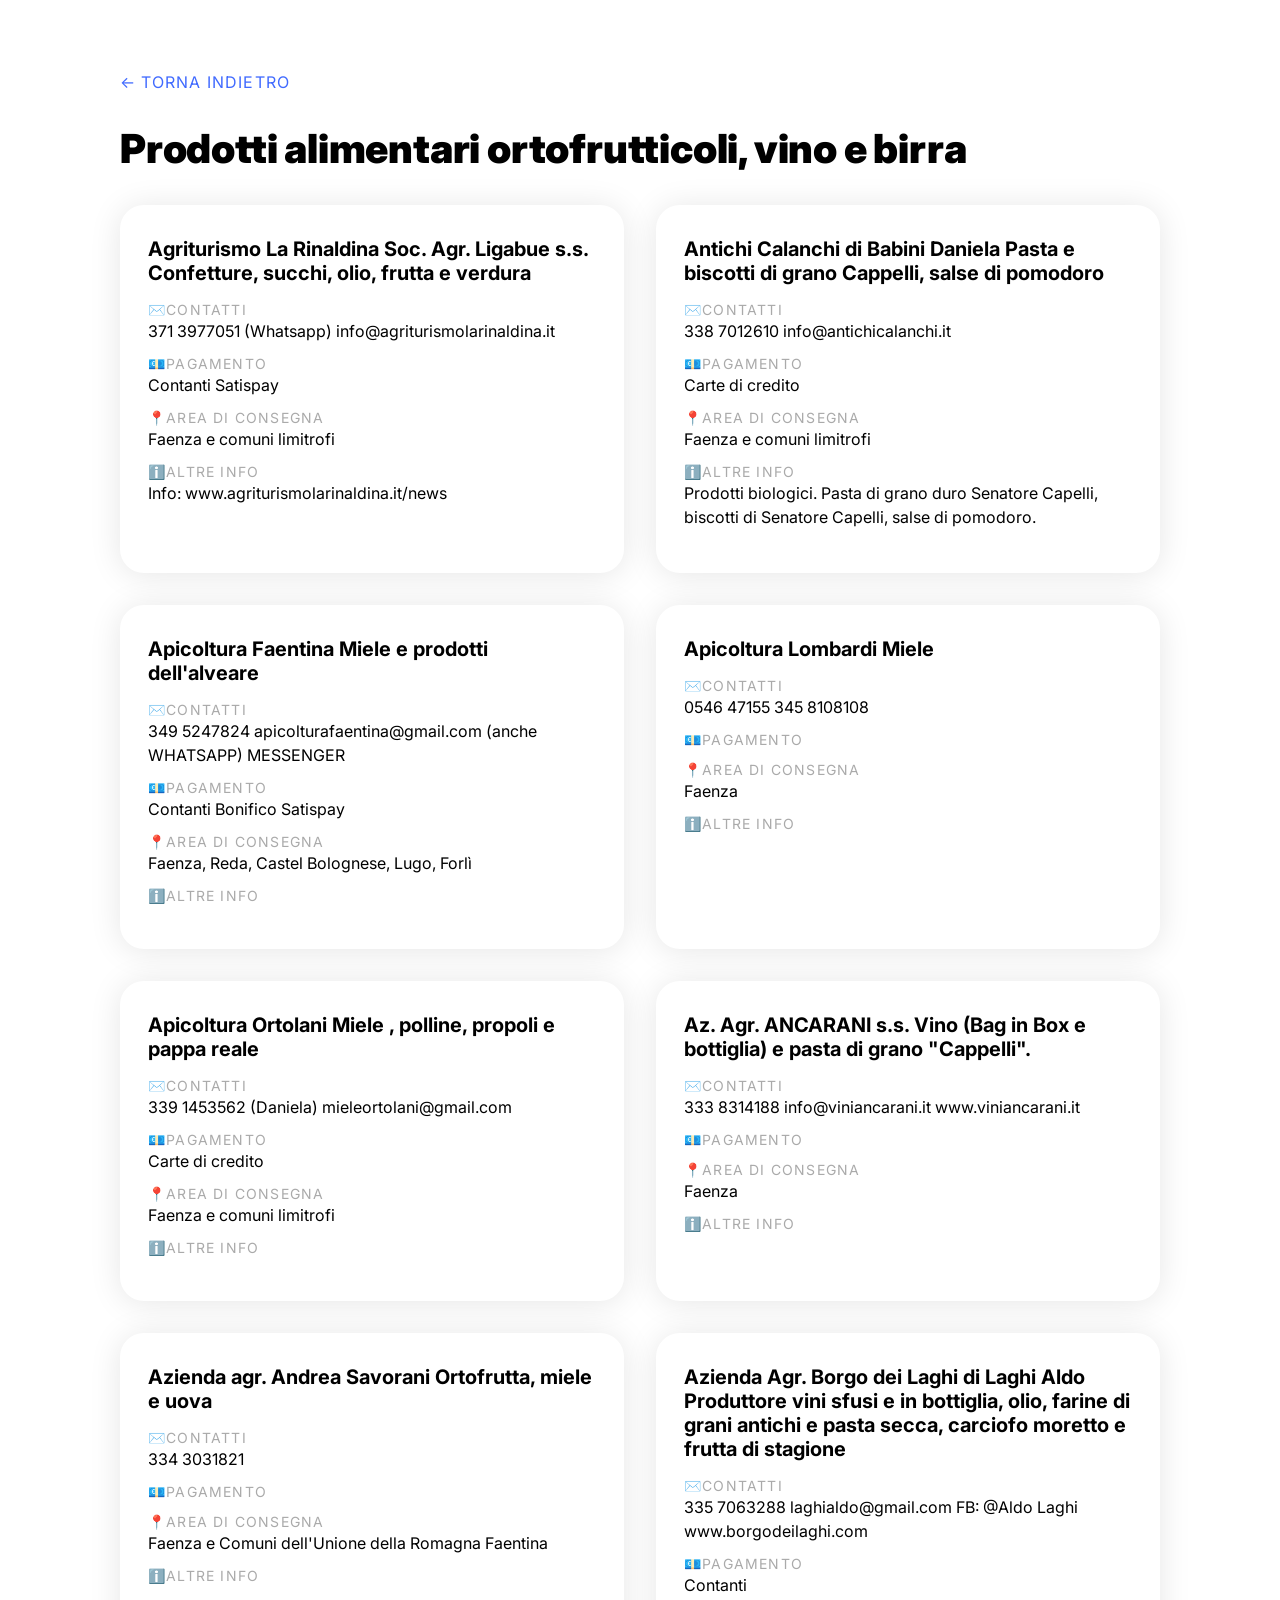
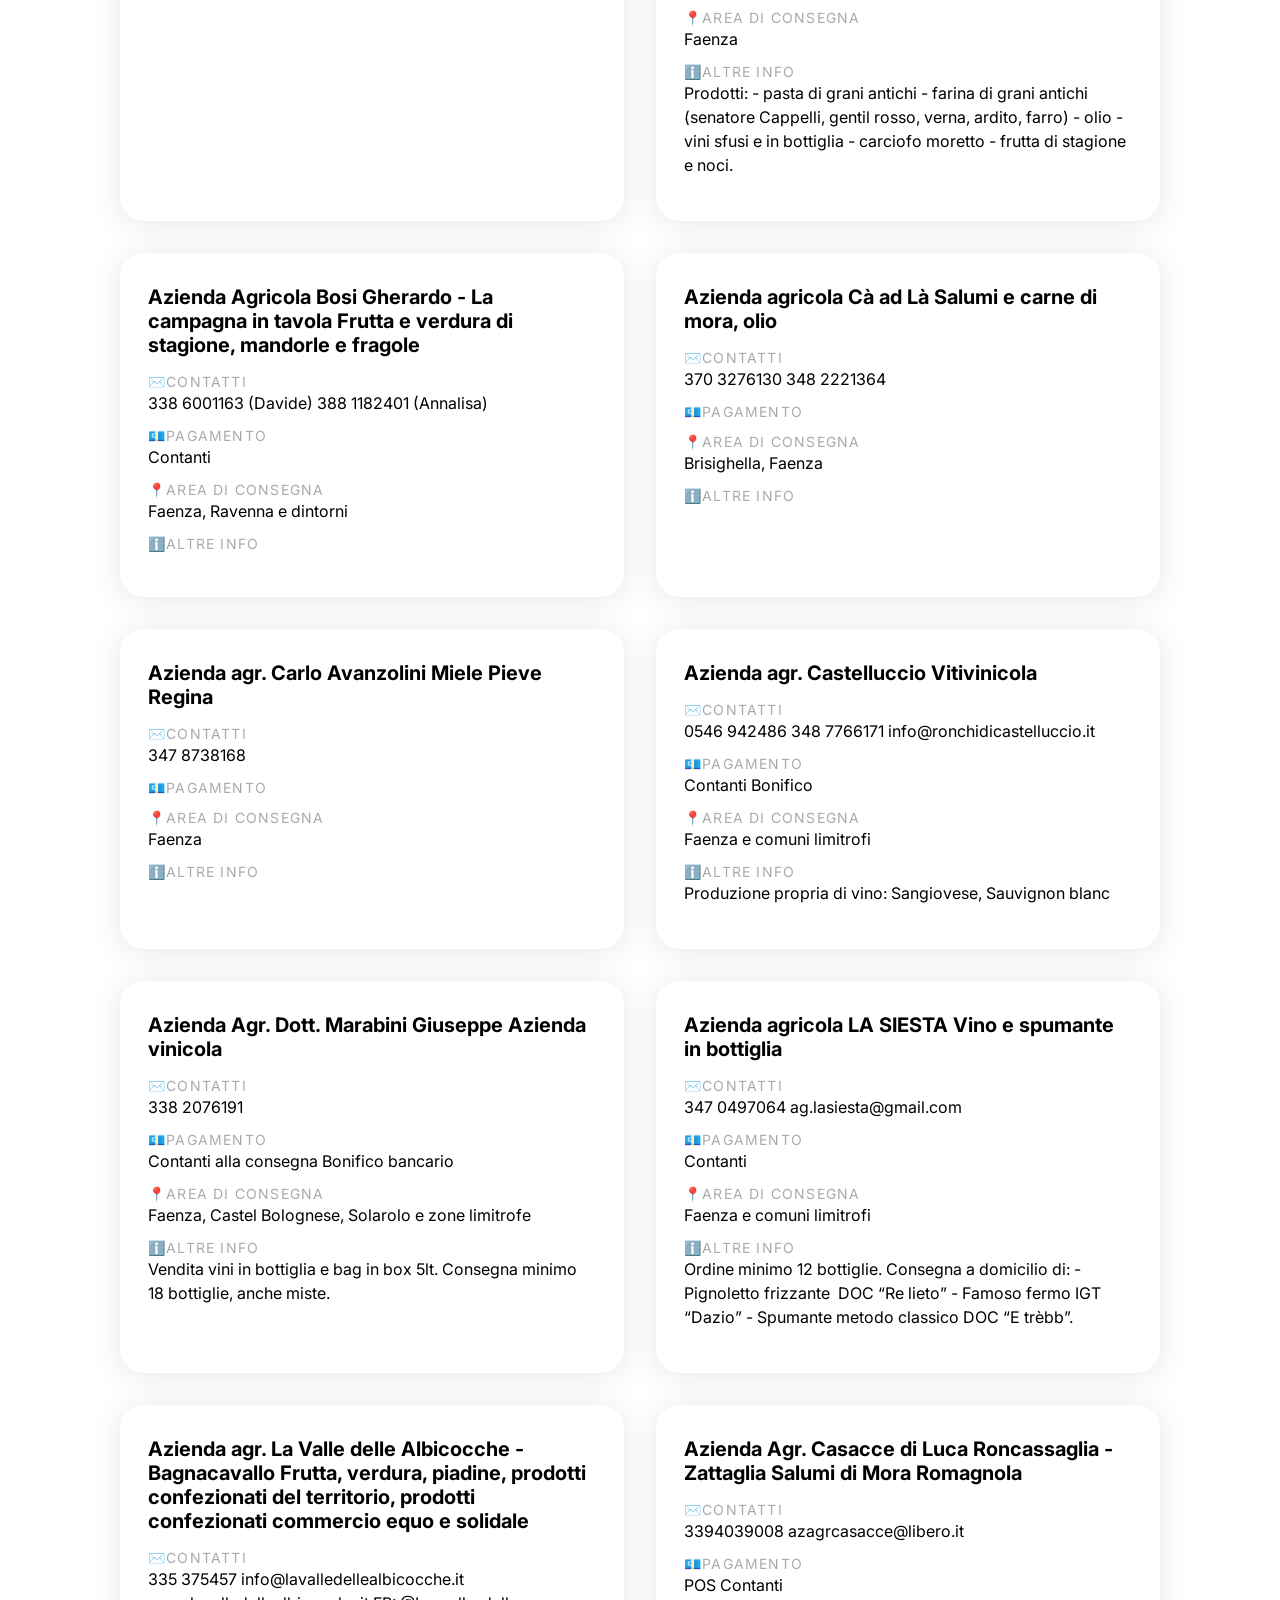
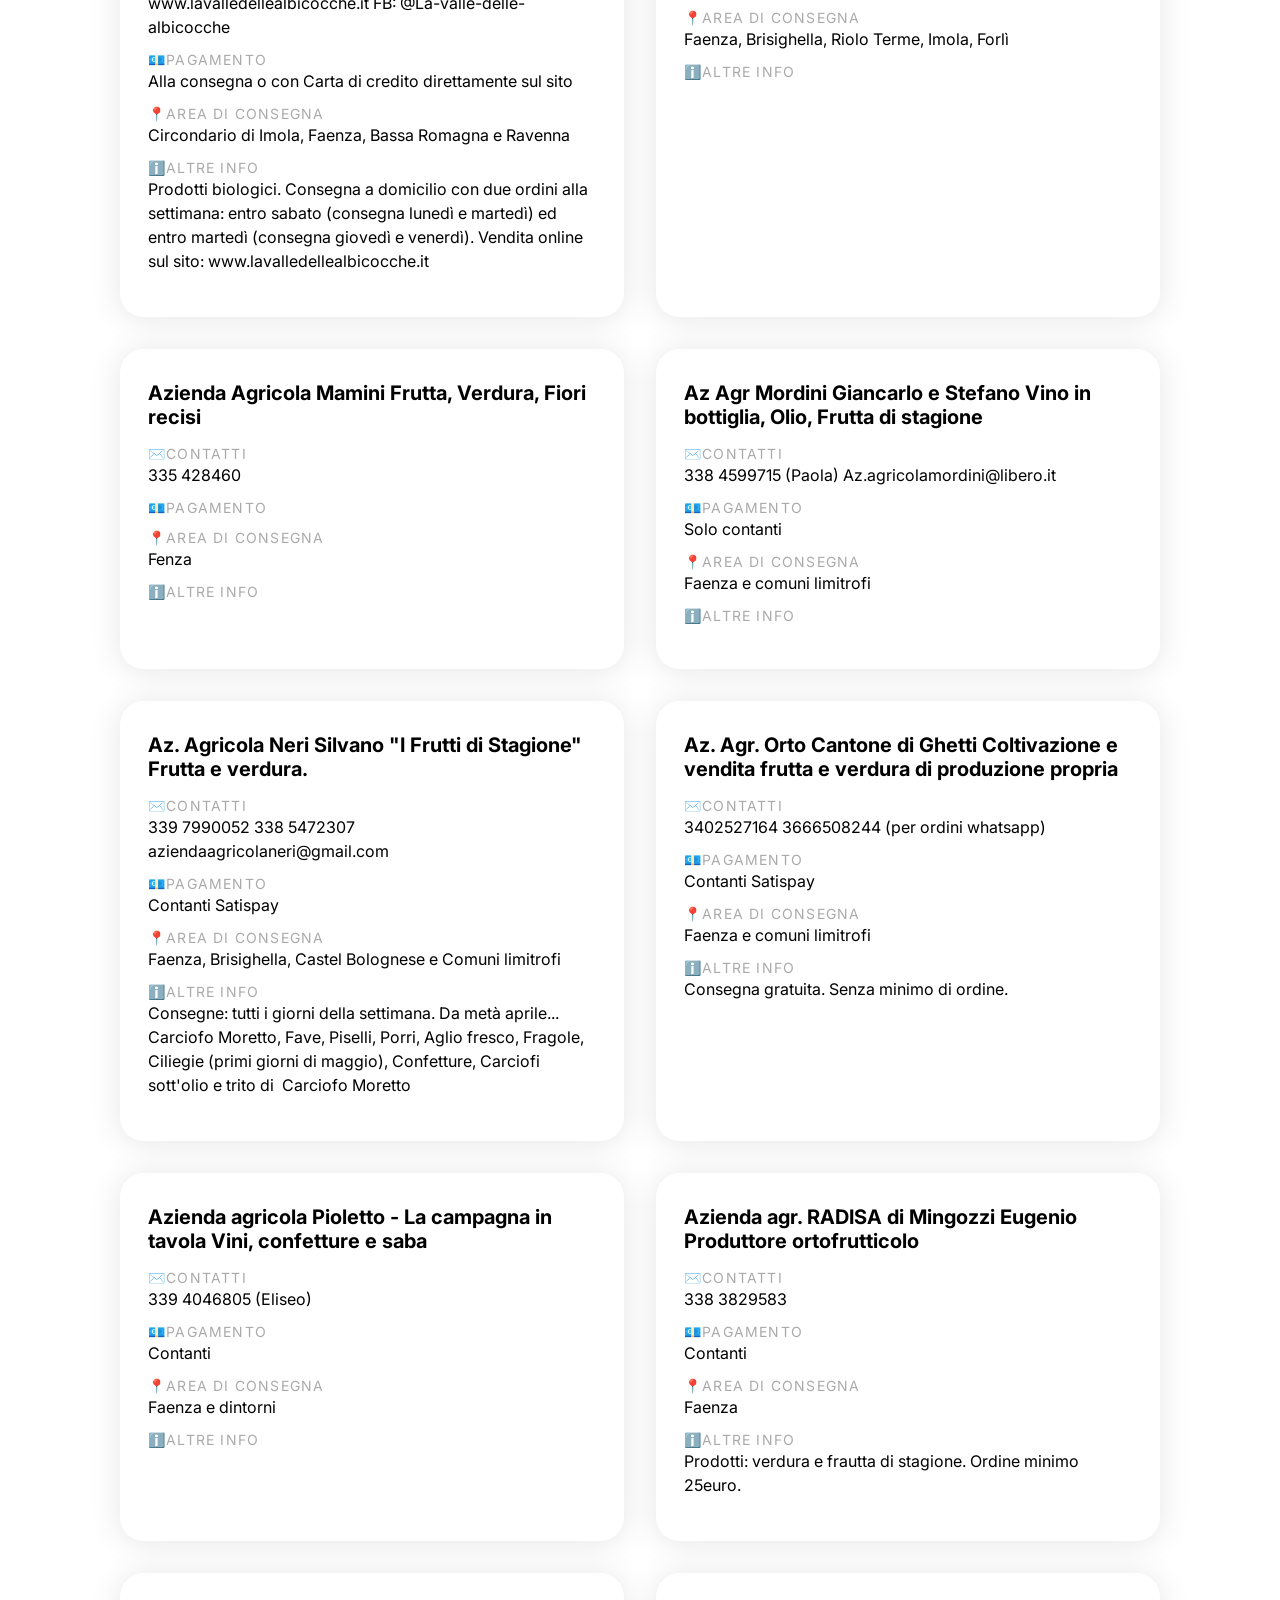
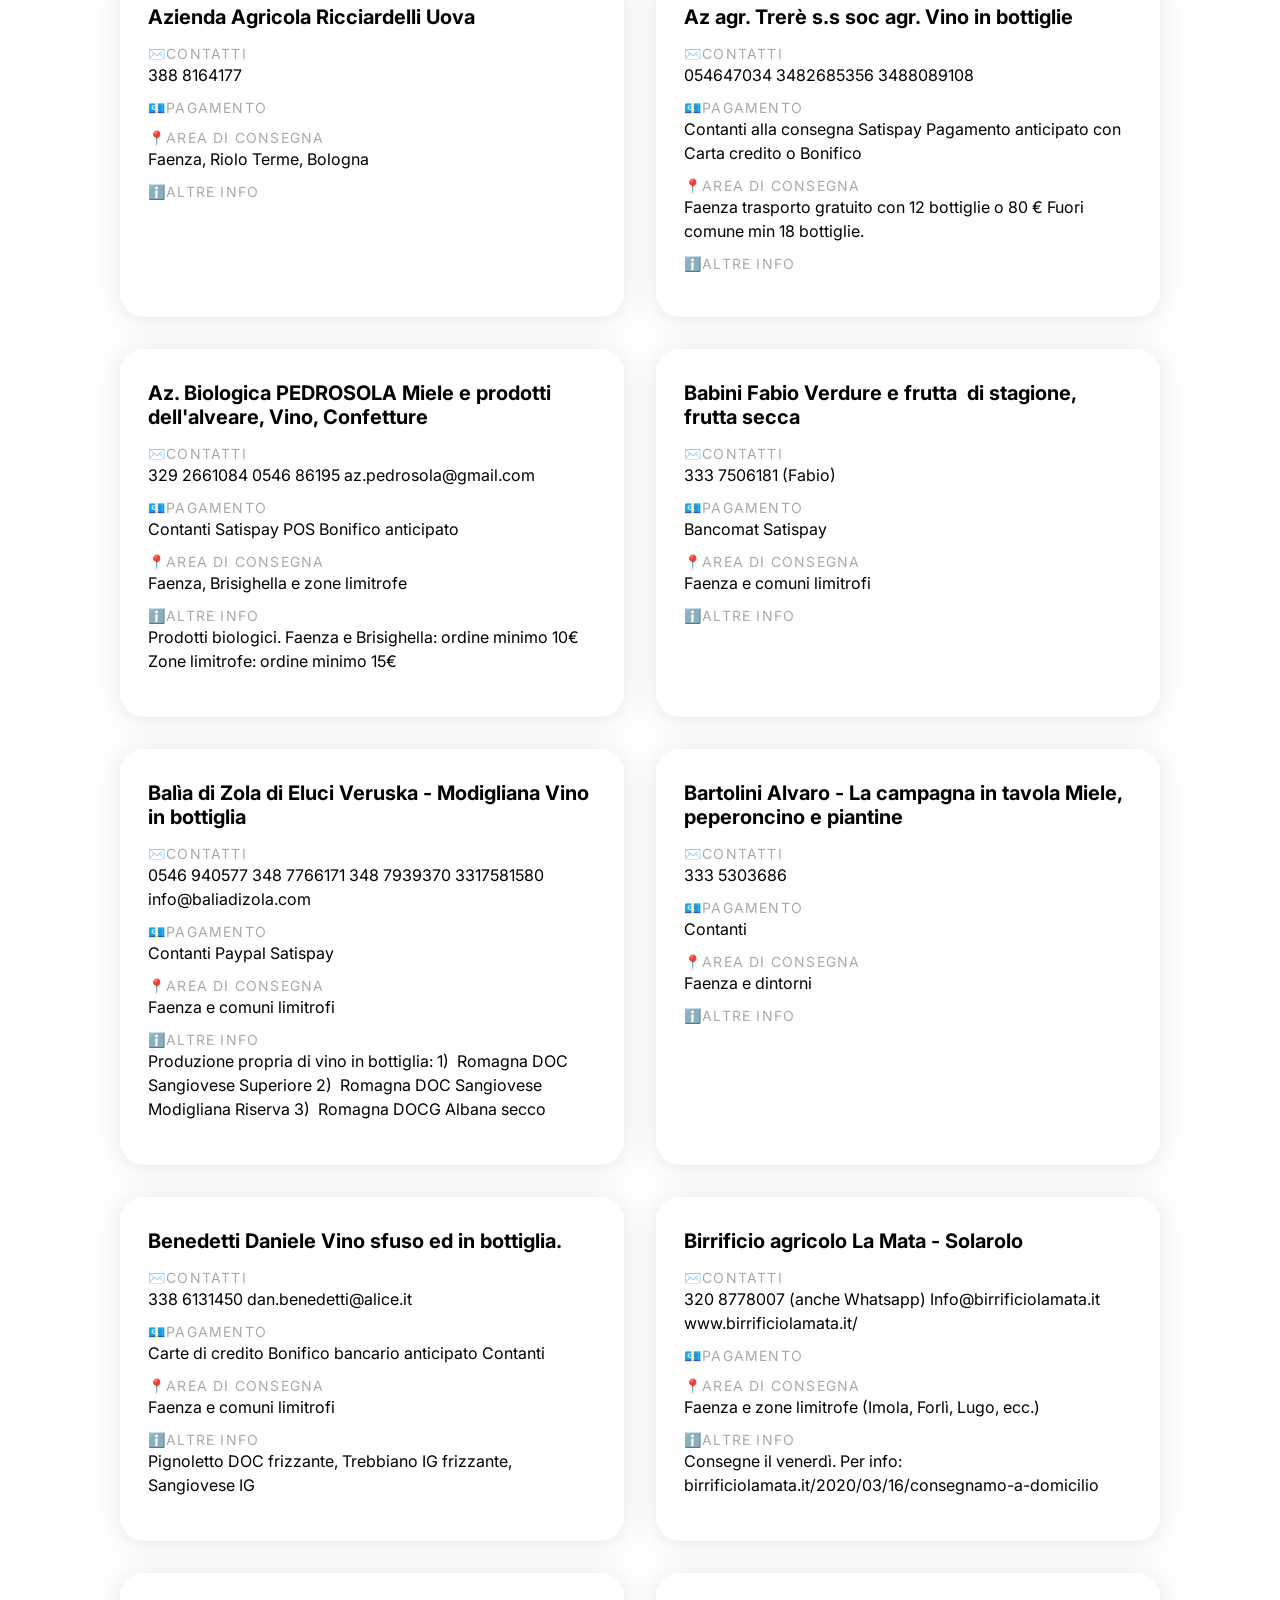
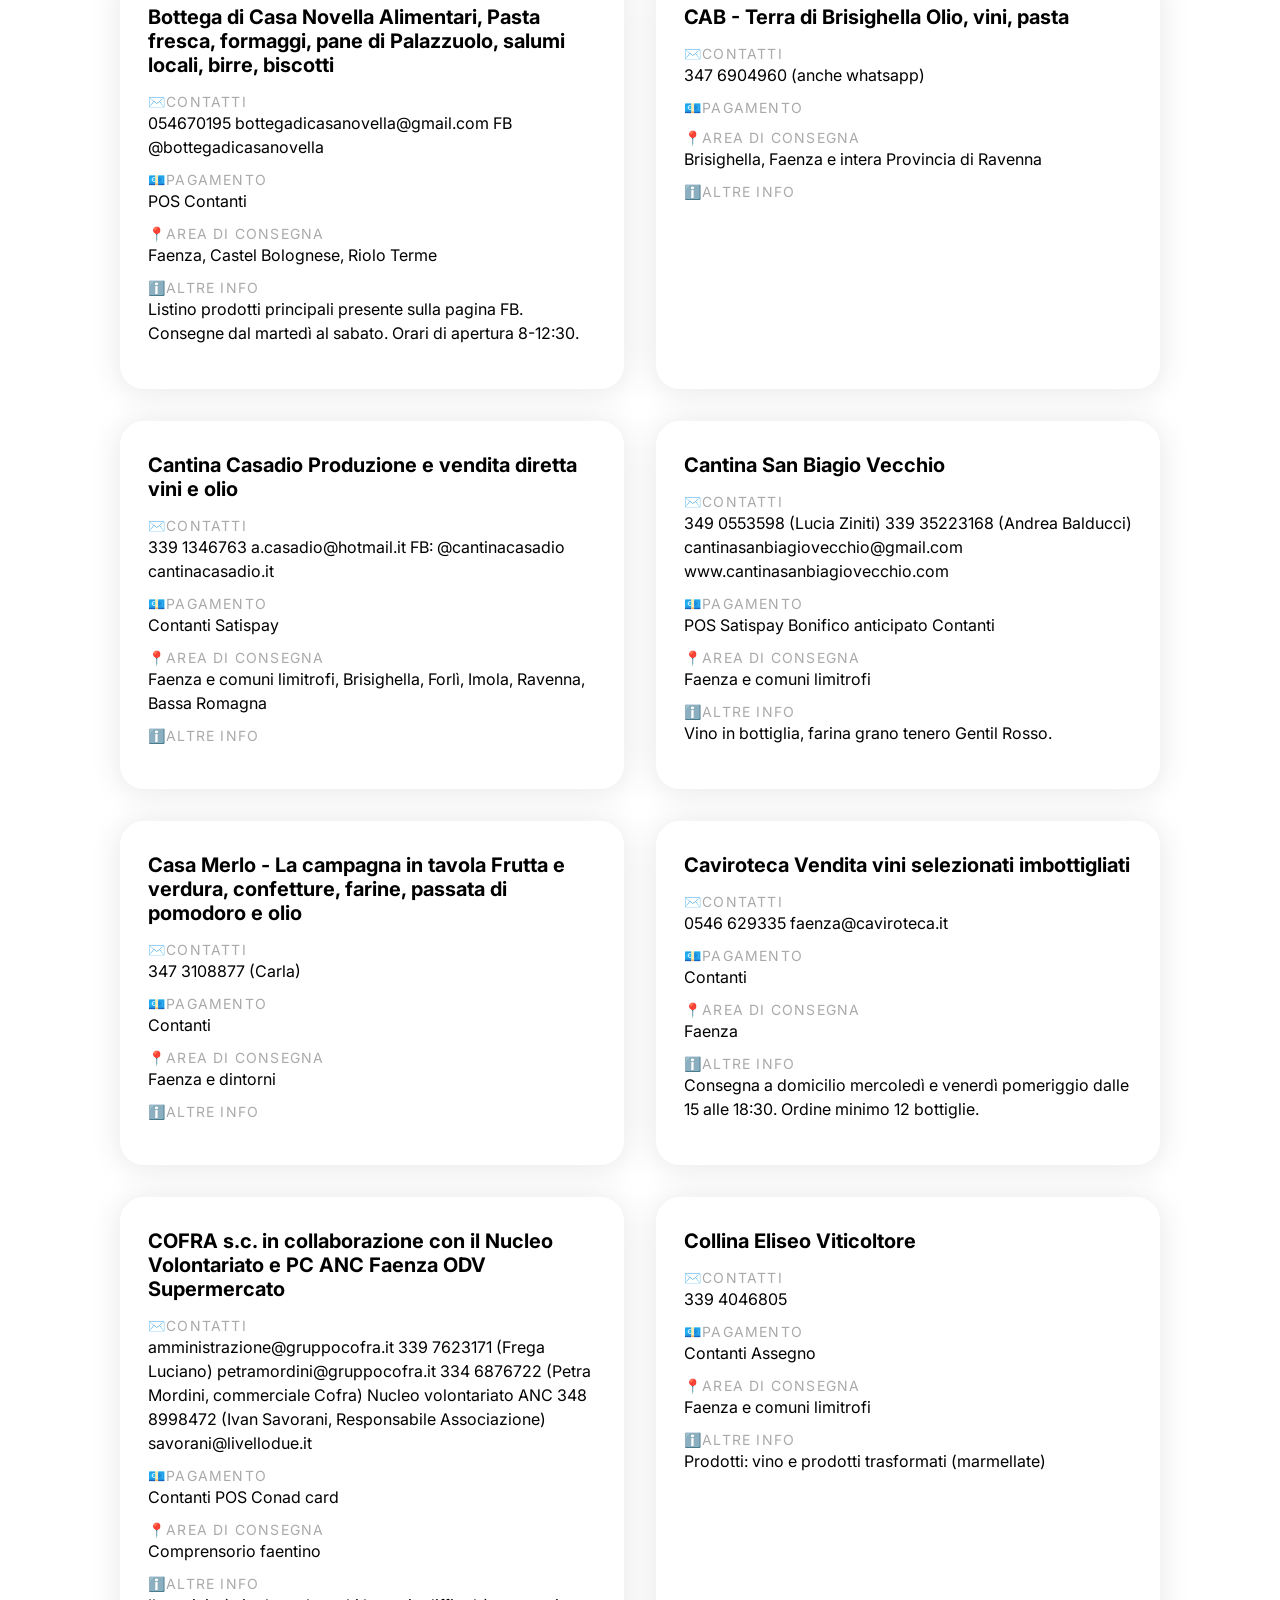
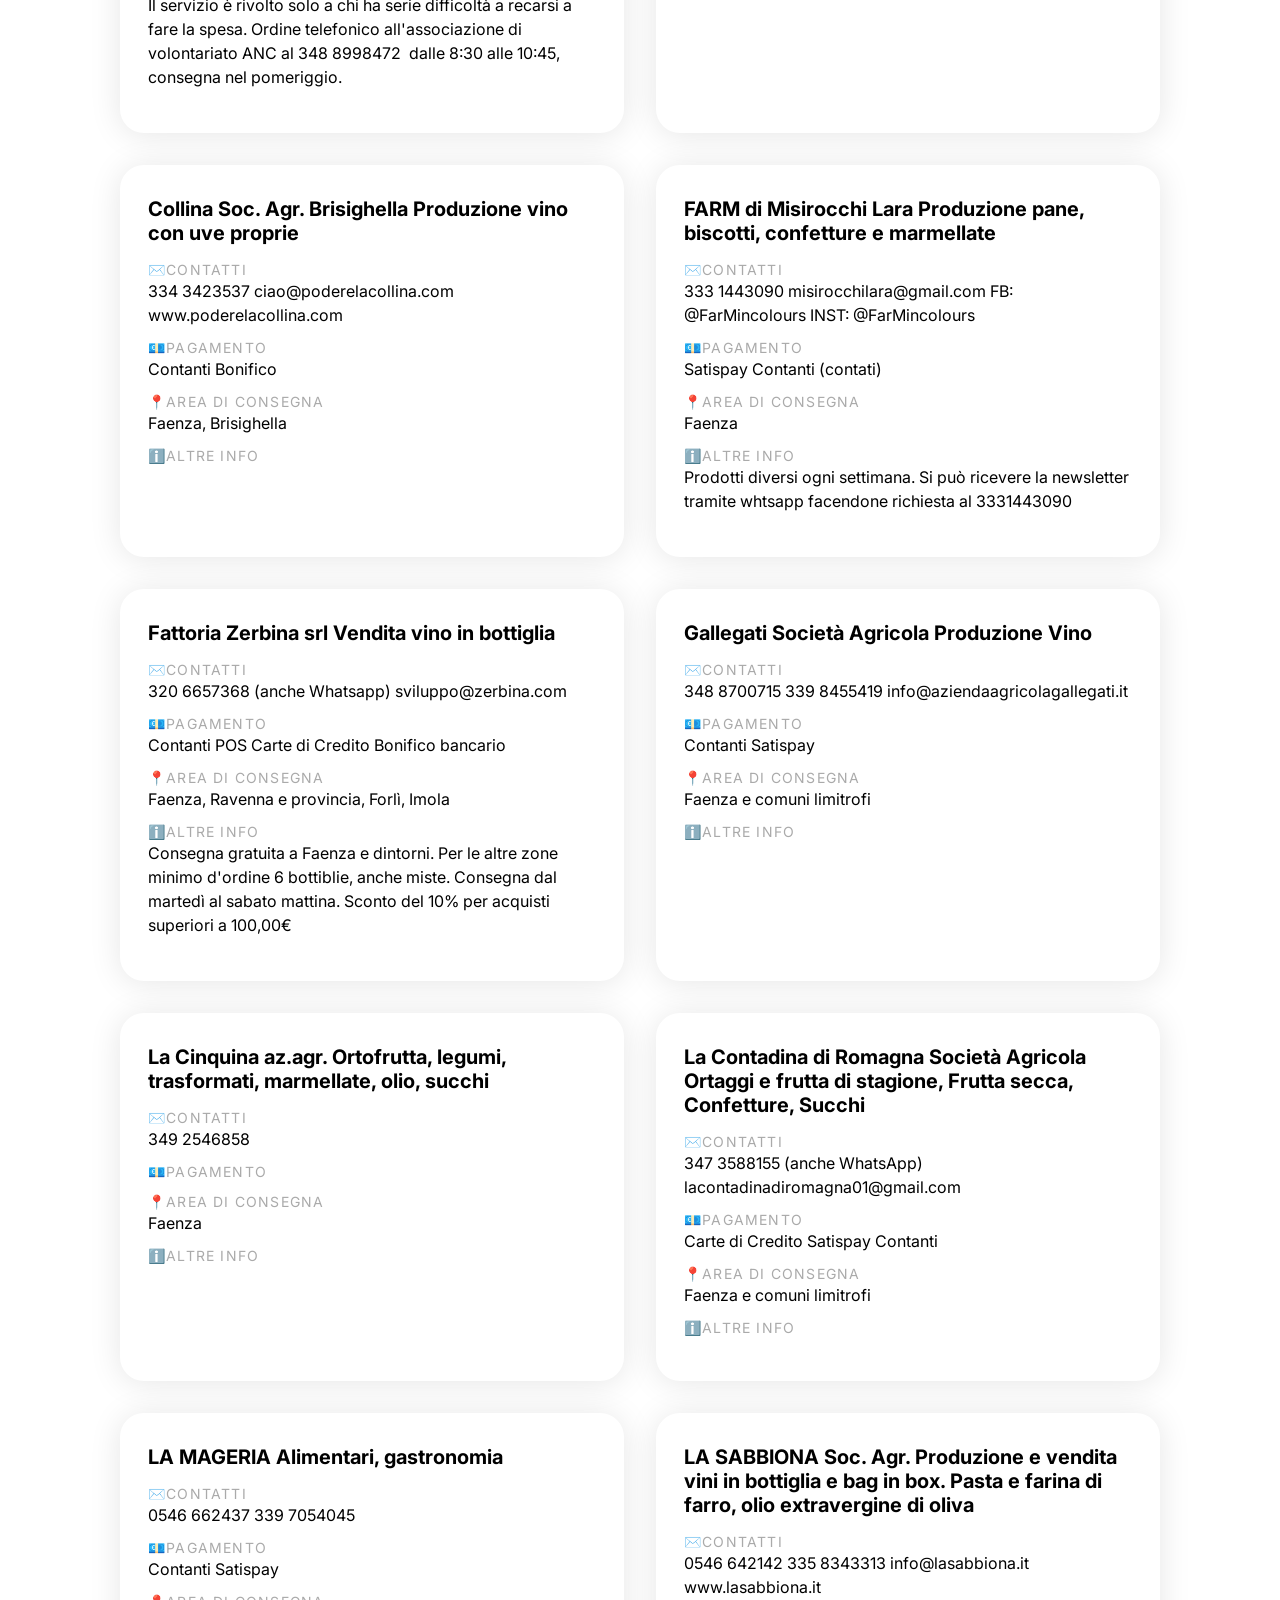
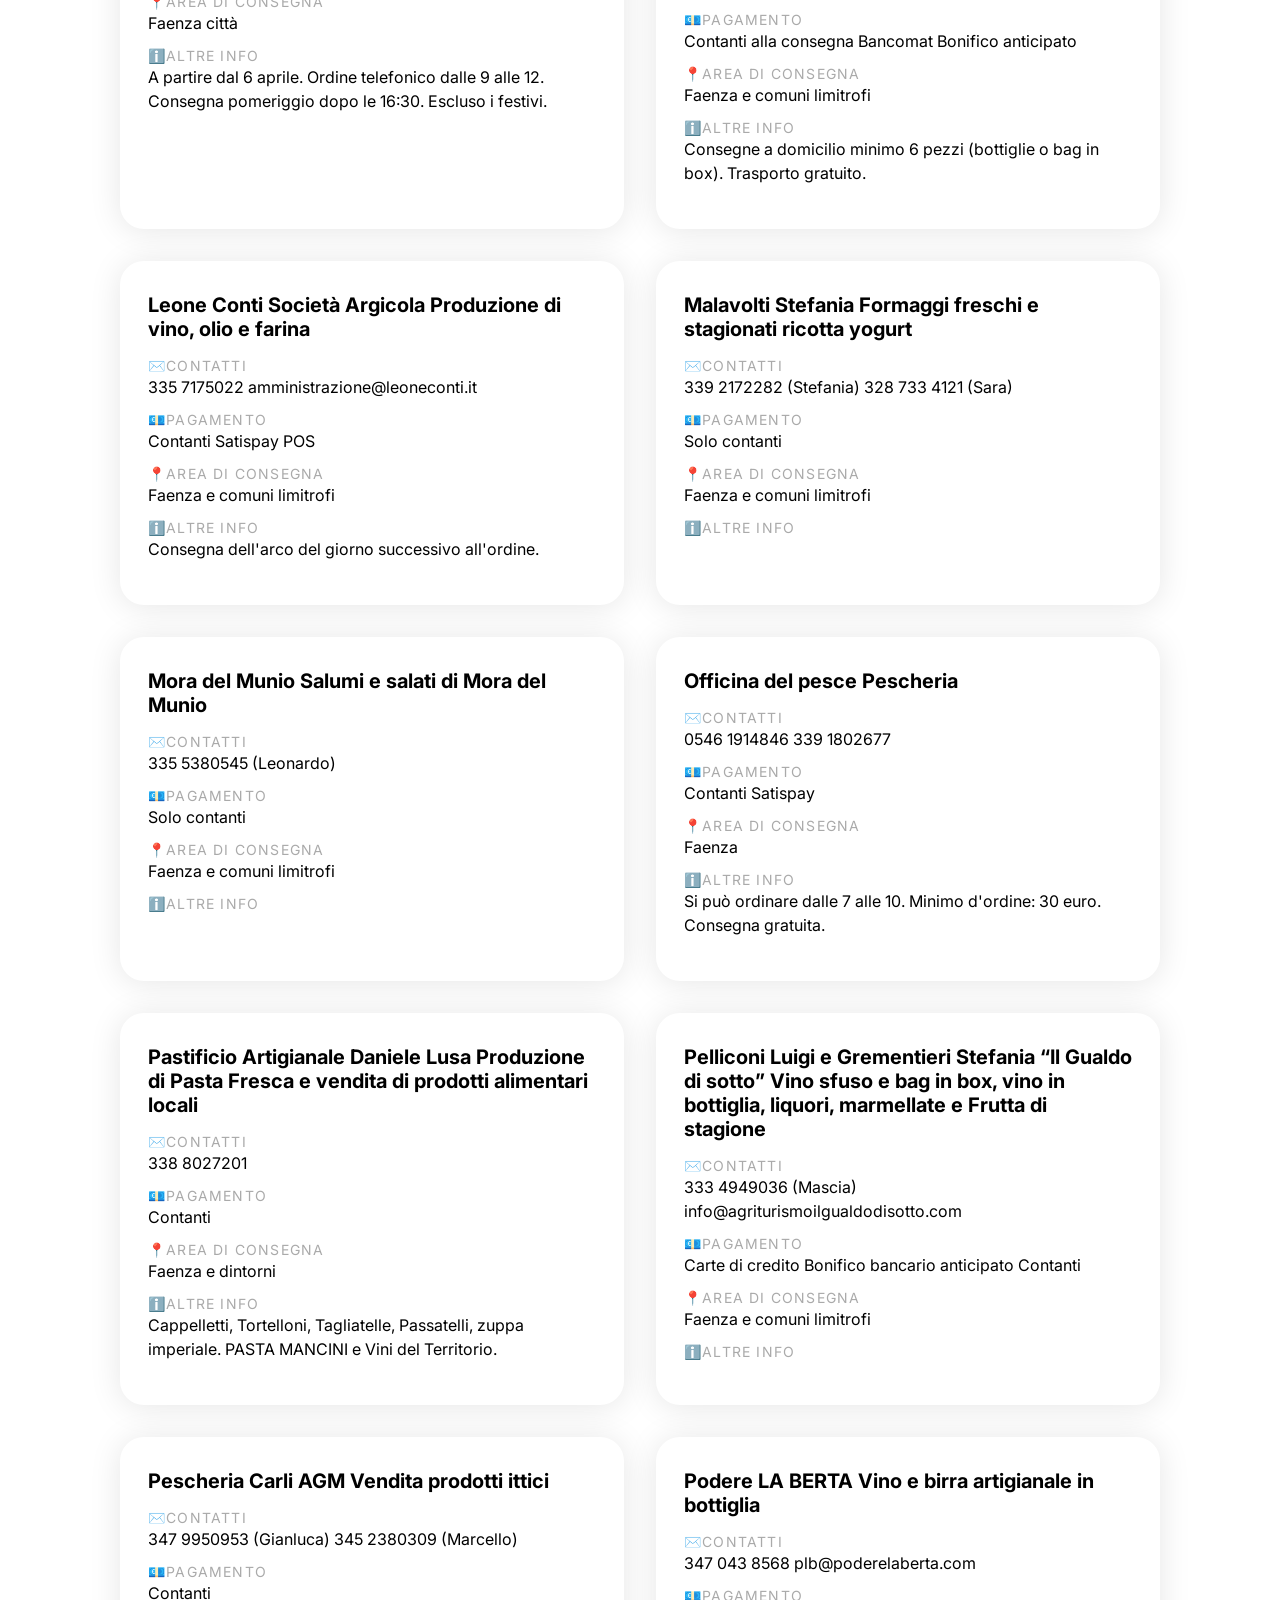
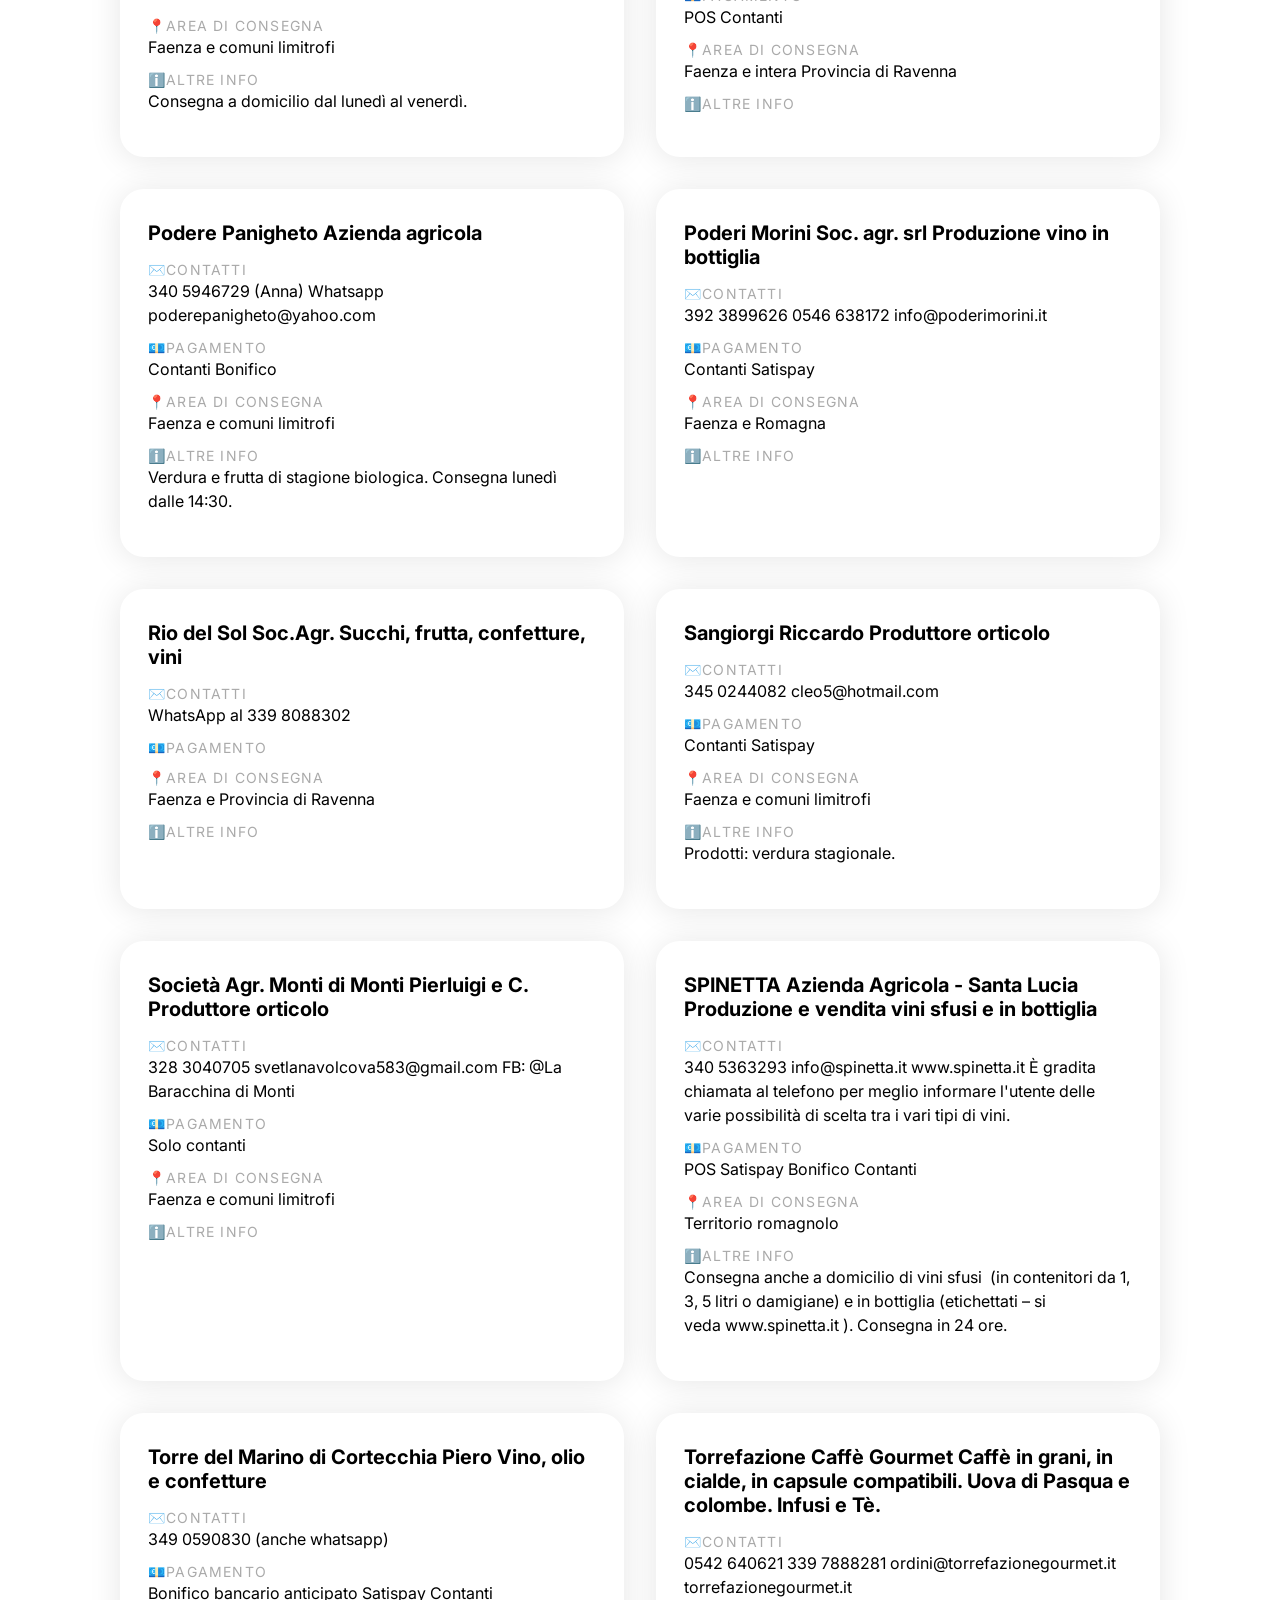
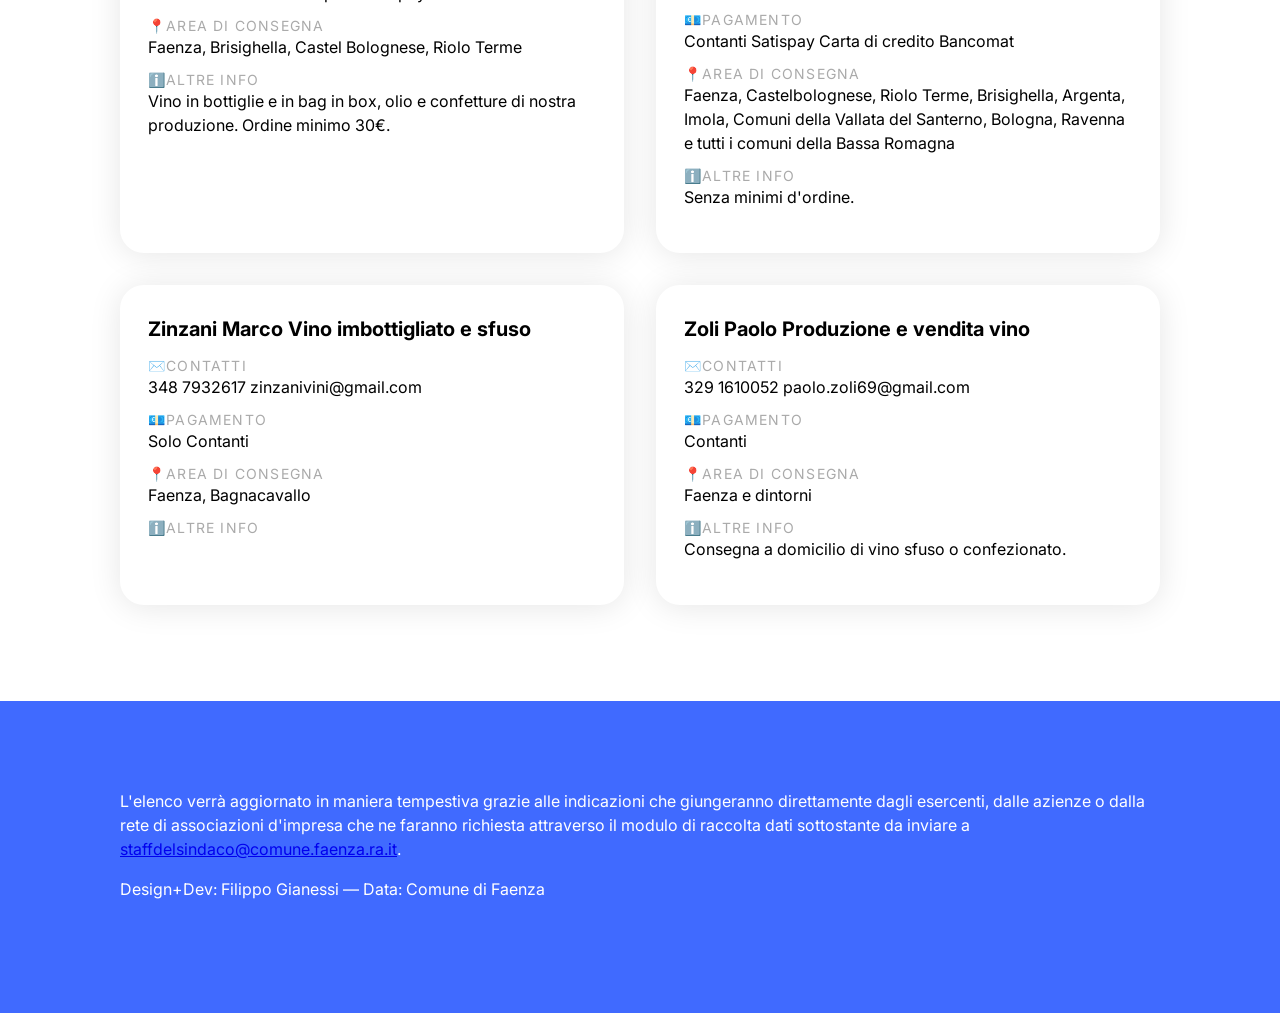
<file: index.html>
<!DOCTYPE html>
<html lang="it" dir="ltr">
  <head>
    <meta charset="utf-8">
    <title>Frutta e verdura</title>
    <script type="text/javascript" src="frutta-verdura.json"></script>
    <link rel="stylesheet" href="style.css">
    <link href="https://fonts.googleapis.com/css2?family=Inter:wght@400;700;900&display=swap" rel="stylesheet">
    <meta name="viewport" content="width=device-width,minimum-scale=1,initial-scale=1">

  </head>
  <body>

    <section class="section--frutta-verdura">
      <a href="#" class="cta">← TORNA INDIETRO</a>
      <h1>Prodotti alimentari ortofrutticoli, vino e birra</h1>
      <div id="list" class="cards"></div>
    </section>
    <section class="section--info">
      <p>L'elenco verrà aggiornato in maniera tempestiva grazie alle indicazioni
        che giungeranno direttamente dagli esercenti, dalle azienze o dalla rete
        di associazioni d'impresa che ne faranno richiesta attraverso il modulo
        di raccolta dati  sottostante da inviare a <a href="#">staffdelsindaco@comune.faenza.ra.it</a>.</p>
        <p>Design+Dev: Filippo Gianessi — Data: Comune di Faenza</p>
    </section>


  </body>

  <script>







    function CreateTableFromJSON() {

        // EXTRACT VALUE FOR HTML HEADER.
        // ('Book ID', 'Book Name', 'Category' and 'Price')
        var col = [];
        for (var i = 0; i < data.length; i++) {
            for (var key in data[i]) {
                if (col.indexOf(key) === -1) {
                    col.push(key);
                }
            }
        }

        // CREATE DYNAMIC TABLE.
        var table = document.createElement("table");

        // CREATE HTML TABLE HEADER ROW USING THE EXTRACTED HEADERS ABOVE.

        var tr = table.insertRow(-1);                   // TABLE ROW.

        for (var i = 0; i < col.length; i++) {
            var th = document.createElement("th");      // TABLE HEADER.
            th.innerHTML = col[i];
            tr.appendChild(th);
        }

        // ADD JSON DATA TO THE TABLE AS ROWS.
        for (var i = 0; i < data.length; i++) {

            tr = table.insertRow(-1);

            for (var j = 0; j < col.length; j++) {
                var tabCell = tr.insertCell(-1);
                tabCell.innerHTML = data[i][col[j]];
            }
        }

        // FINALLY ADD THE NEWLY CREATED TABLE WITH JSON DATA TO A CONTAINER.
        var divContainer = document.getElementById("showData");
        divContainer.innerHTML = "";
        divContainer.appendChild(table);
     }



     document.addEventListener("DOMContentLoaded", function(event) {

     var count = 0;

     var printList = document.getElementById('list');

     var htmlContent = '';

     console.log(Object.keys(data).length);
     console.log(data.lenght);

     // for (count = 0 ;count < data.length; count++){
     //
     //     htmlContent += '<div class="card">' +
     //                      '<div class="label">NOME</div>' +
     //                      '<div class="paragraph">'+ data[count].Name +'</div>' +
     //                    '</div>';
     //
     //       console.log(count);
     //       console.log(data[count].Name);
     //
     // }

    data.forEach(function(value){
      htmlContent += '<div class="card">' +
                       '<div class="card__title">'+ value.name +'</div>' +
                       '<div class="label">✉️CONTATTI</div>' +
                       '<div class="card__item">'+ value.contacts +'</div>' +
                       '<div class="label">💶PAGAMENTO</div>' +
                       '<div class="card__item">'+ value.payment +'</div>' +
                       '<div class="label">📍AREA DI CONSEGNA</div>' +
                       '<div class="card__item">'+ value.area +'</div>' +
                       '<div class="label">ℹ️ALTRE INFO</div>' +
                       '<div class="card__item">'+ value.otherInfo +'</div>' +
                     '</div>';
    });


     printList.innerHTML = htmlContent;

     });

     console.log(data);

     console.log(window);
</script>
</html>
</file>
<file: style.css>
body {
  margin:0;
  padding:0;
}
h1 {
  font-size: 40px;
  margin-bottom: 32px;
  line-height: 48px;
  font-family: 'Inter', sans-serif;
  font-weight: 900;
  letter-spacing: -0.2px;
}
p {
  font-family: 'Inter', sans-serif;
  font-weight: 400;
  font-size: 16px;
  line-height: 24px;
}
.card {
  padding: 32px 28px;
  box-shadow: 0px 2px 32px rgba(0, 0, 0, 0.1);
  border-radius: 24px;

}
.card__title {
  font-size: 20px;
  margin-bottom: 16px;
  line-height: 24px;
  font-family: 'Inter', sans-serif;
  font-weight: 700;
}
.card__item {
  margin-bottom: 12px;
  font-family: 'Inter', sans-serif;
  font-weight: 400;
  font-size: 16px;
  line-height: 24px;
}
.cards {
  display: grid;
  grid-template-columns: 1fr 1fr 1fr;
  grid-gap: 32px;
}

.label {
  font-size: 14px;
  line-height: 18px;
  text-transform: uppercase;
  letter-spacing: 1.2px;
  font-family: 'Inter', sans-serif;
  font-weight: 400;
  margin-bottom: 0;
  color: #aaa;
}

.cta {
  font-size: 16px;
  line-height: 20px;
  text-transform: uppercase;
  letter-spacing: 1.2px;
  font-family: 'Inter', sans-serif;
  font-weight: 400;
  margin-bottom: 0;
  color: #406AFF;
  text-decoration: none;
}

.section--frutta-verdura {
  margin: 72px 120px 96px;
}

.section--info {
  padding: 72px 120px 96px;
  background: #406AFF;
  color: white;
}

@media all and (min-device-width: 320px) and (max-device-width: 480px) {
  .cards {
    display: grid;
    grid-template-columns: 1fr;
    grid-gap: 16px;
  }
  .section--frutta-verdura {
    margin: 72px 16px 96px;
  }
  h1 {
    font-size: 32px;
    margin-bottom: 32px;
    line-height: 40px;
  }
  .card__title {
    font-size: 16px;
    margin-bottom: 12px;
    line-height: 20px;
  }
  .card__item {
    margin-bottom: 8px;
    font-size: 14px;
    line-height: 20px;
  }
  .label {
    font-size: 12px;
    line-height: 16px;
  }
  .card {
    padding: 16px;
    box-shadow: 0px 2px 32px rgba(0, 0, 0, 0.1);
    border-radius: 16px;

  }
}

@media all and (min-device-width: 480px) and (max-device-width: 768px) {
  .cards {
    display: grid;
    grid-template-columns: 1fr;
    grid-gap: 32px;
  }
}

@media all and (min-device-width: 768px) and (max-device-width: 1024px) {}

@media all and (min-device-width: 1024px) and (max-device-width: 1440px) {
  .cards {
    grid-template-columns: 1fr 1fr;
  }

}
</file>
